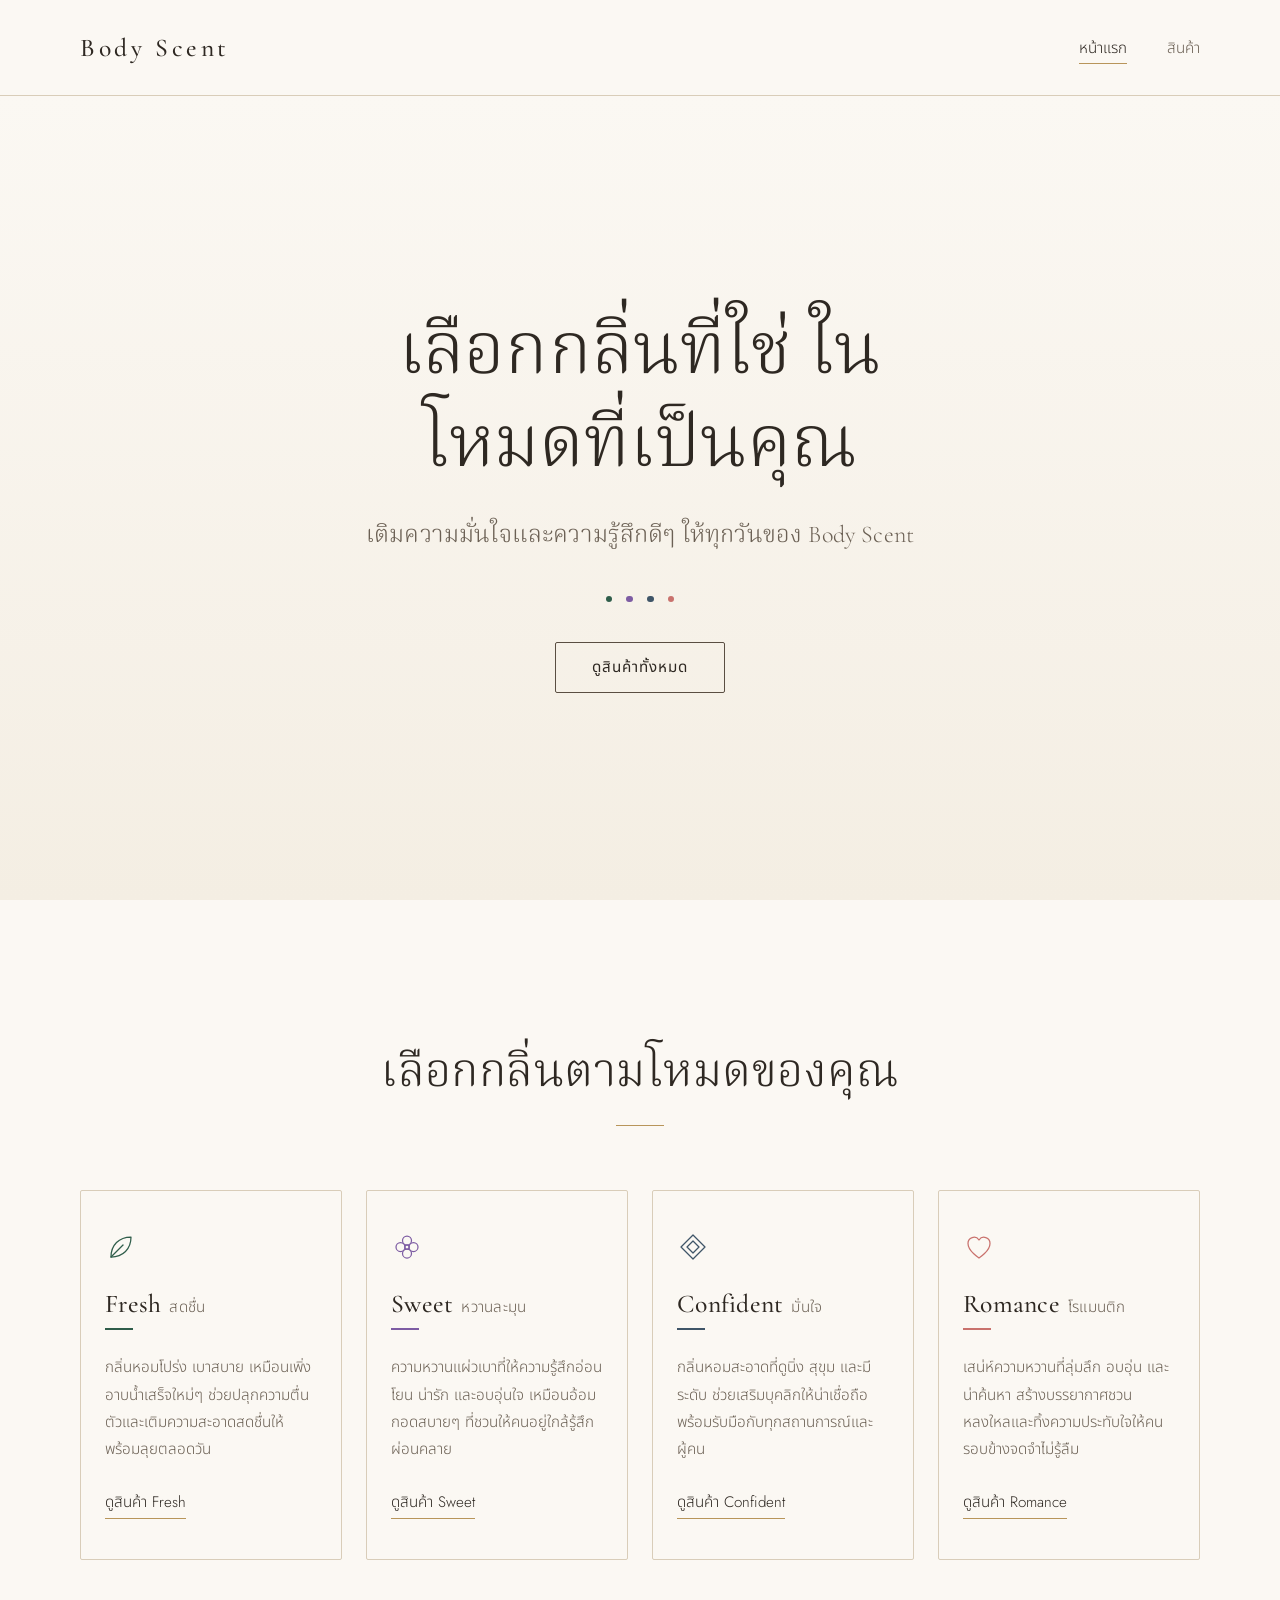
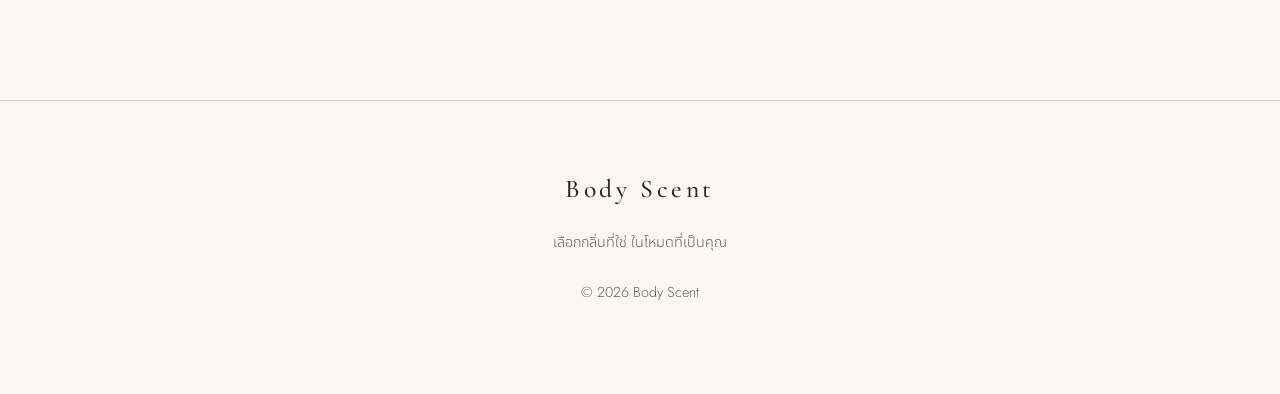
<file: index.html>
<!DOCTYPE html>
<html lang="th">
<head>
  <meta charset="UTF-8">
  <meta name="viewport" content="width=device-width, initial-scale=1">
  <title>Body Scent — เลือกกลิ่นที่ใช่ ในโหมดที่เป็นคุณ</title>
  <meta name="description" content="Body Scent น้ำหอมฉีดตัวและโรลออน เลือกกลิ่นตามโหมดที่เป็นคุณ: Fresh, Sweet, Confident และ Romance">
  <link rel="stylesheet" href="style.css">
  <style>
    /* สไตล์เฉพาะหน้าแรก (ใช้ตัวแปรจาก style.css) */
    .nav a[aria-current="page"] { color: var(--ink); border-bottom-color: var(--gold); }

    /* หน้าจอแรก: header + hero เต็มความสูงจอ */
    .first-screen {
      display: flex;
      flex-direction: column;
      min-height: 100vh;
      min-height: 100svh;
    }
    .first-screen .hero {
      flex: 1;
      display: flex;
      flex-direction: column;
      align-items: center;
      justify-content: center;
    }

    .hero h1 {
      max-width: 44rem;
      font-size: 1rem; /* ขนาดจริงกำหนดที่ span ด้านใน */
      text-wrap: balance;
    }
    .hero__main {
      display: block;
      font-size: clamp(2.4rem, 6vw, 4.5rem);
      line-height: 1.3;
    }
    .hero__sub {
      display: block;
      margin-top: var(--space-3);
      font-size: clamp(1.1rem, 2.2vw, 1.5rem);
      line-height: 1.7;
      color: var(--ink-soft);
    }

    /* จุดสี 4 mood เล็กๆ เหนือปุ่ม */
    .hero__moods {
      display: flex;
      justify-content: center;
      gap: 0.9rem;
      margin: var(--space-4) 0;
    }
    .hero__moods .mood-dot {
      width: 0.4rem;
      height: 0.4rem;
      margin: 0;
    }

    /* การ์ด mood */
    .mood-grid {
      display: grid;
      grid-template-columns: repeat(auto-fit, minmax(230px, 1fr));
      gap: var(--space-3);
    }
    .mood-card {
      display: flex;
      flex-direction: column;
      padding: var(--space-4) var(--space-3);
      color: var(--ink);
      text-decoration: none;
      background: transparent;
      border: 1px solid var(--line);
      border-radius: var(--radius);
      transition: border-color var(--ease);
    }
    .mood-card:hover { color: var(--ink); border-color: var(--line-strong); }

    .mood-card__icon {
      width: 2rem;
      height: 2rem;
      margin-bottom: var(--space-3);
      color: var(--mood);
      fill: none;
      stroke: currentColor;
      stroke-width: 1.25;
      stroke-linecap: round;
      stroke-linejoin: round;
    }
    .mood-card__title { margin: 0; font-size: 1.6rem; }
    .mood-card__th {
      margin-left: 0.5rem;
      font-family: var(--font-sans);
      font-size: 0.95rem;
      font-weight: 300;
      color: var(--ink-soft);
    }
    .mood-card p {
      margin: var(--space-3) 0;
      font-size: 0.95rem;
      line-height: 1.8;
      color: var(--ink-soft);
    }
    .mood-card__cta {
      align-self: flex-start;
      margin-top: auto;
      padding-bottom: 0.1rem;
      font-size: 0.95rem;
      border-bottom: 1px solid var(--gold);
    }
  </style>
</head>
<body>

  <div class="first-screen">
    <header class="site-header">
      <div class="container site-header__inner">
        <a class="brand" href="index.html">Body Scent</a>
        <nav aria-label="เมนูหลัก">
          <ul class="nav">
            <li><a href="index.html" aria-current="page">หน้าแรก</a></li>
            <li><a href="product.html">สินค้า</a></li>
          </ul>
        </nav>
      </div>
    </header>

    <section class="hero">
      <div class="container">
        <h1>
          <span class="hero__main">เลือกกลิ่นที่ใช่ ในโหมดที่เป็นคุณ</span>
          <span class="hero__sub">เติมความมั่นใจและความรู้สึกดีๆ ให้ทุกวันของ Body Scent</span>
        </h1>

        <div class="hero__moods" aria-hidden="true">
          <span class="mood-dot" data-mood="fresh"></span>
          <span class="mood-dot" data-mood="sweet"></span>
          <span class="mood-dot" data-mood="confident"></span>
          <span class="mood-dot" data-mood="romance"></span>
        </div>

        <a class="btn" href="product.html">ดูสินค้าทั้งหมด</a>
      </div>
    </section>
  </div>

  <main>
    <section class="section" id="moods">
      <div class="container">
        <div class="section__head">
          <h2>เลือกกลิ่นตามโหมดของคุณ</h2>
          <span class="rule"></span>
        </div>

        <div class="mood-grid">

          <a class="mood-card" data-mood="fresh" href="product.html?mood=fresh">
            <svg class="mood-card__icon" viewBox="0 0 32 32" aria-hidden="true" focusable="false">
              <path d="M6 26C6 14 14 6 26 6c0 12-8 20-20 20Z"/>
              <path d="M6 26 18 14"/>
            </svg>
            <h3 class="mood-card__title">Fresh<span class="mood-card__th">สดชื่น</span></h3>
            <span class="mood-rule"></span>
            <p>กลิ่นหอมโปร่ง เบาสบาย เหมือนเพิ่งอาบน้ำเสร็จใหม่ๆ ช่วยปลุกความตื่นตัวและเติมความสะอาดสดชื่นให้พร้อมลุยตลอดวัน</p>
            <span class="mood-card__cta">ดูสินค้า Fresh</span>
          </a>

          <a class="mood-card" data-mood="sweet" href="product.html?mood=sweet">
            <svg class="mood-card__icon" viewBox="0 0 32 32" aria-hidden="true" focusable="false">
              <circle cx="16" cy="9.5" r="4.5"/>
              <circle cx="16" cy="22.5" r="4.5"/>
              <circle cx="9.5" cy="16" r="4.5"/>
              <circle cx="22.5" cy="16" r="4.5"/>
              <circle cx="16" cy="16" r="2.2"/>
            </svg>
            <h3 class="mood-card__title">Sweet<span class="mood-card__th">หวานละมุน</span></h3>
            <span class="mood-rule"></span>
            <p>ความหวานแผ่วเบาที่ให้ความรู้สึกอ่อนโยน น่ารัก และอบอุ่นใจ เหมือนอ้อมกอดสบายๆ ที่ชวนให้คนอยู่ใกล้รู้สึกผ่อนคลาย</p>
            <span class="mood-card__cta">ดูสินค้า Sweet</span>
          </a>

          <a class="mood-card" data-mood="confident" href="product.html?mood=confident">
            <svg class="mood-card__icon" viewBox="0 0 32 32" aria-hidden="true" focusable="false">
              <path d="M16 4 28 16 16 28 4 16Z"/>
              <path d="M16 10 22 16 16 22 10 16Z"/>
            </svg>
            <h3 class="mood-card__title">Confident<span class="mood-card__th">มั่นใจ</span></h3>
            <span class="mood-rule"></span>
            <p>กลิ่นหอมสะอาดที่ดูนิ่ง สุขุม และมีระดับ ช่วยเสริมบุคลิกให้น่าเชื่อถือ พร้อมรับมือกับทุกสถานการณ์และผู้คน</p>
            <span class="mood-card__cta">ดูสินค้า Confident</span>
          </a>

          <a class="mood-card" data-mood="romance" href="product.html?mood=romance">
            <svg class="mood-card__icon" viewBox="0 0 32 32" aria-hidden="true" focusable="false">
              <path d="M16 27S5 20 5 12.5A6 6 0 0 1 16 9a6 6 0 0 1 11 3.5C27 20 16 27 16 27Z"/>
            </svg>
            <h3 class="mood-card__title">Romance<span class="mood-card__th">โรแมนติก</span></h3>
            <span class="mood-rule"></span>
            <p>เสน่ห์ความหวานที่ลุ่มลึก อบอุ่น และน่าค้นหา สร้างบรรยากาศชวนหลงใหลและทิ้งความประทับใจให้คนรอบข้างจดจำไม่รู้ลืม</p>
            <span class="mood-card__cta">ดูสินค้า Romance</span>
          </a>

        </div>
      </div>
    </section>
  </main>

  <footer class="site-footer">
    <div class="container">
      <a class="brand" href="index.html">Body Scent</a>
      <p>เลือกกลิ่นที่ใช่ ในโหมดที่เป็นคุณ</p>
      <p>&copy; 2026 Body Scent</p>
    </div>
  </footer>

  <script src="script.js"></script>
</body>
</html>
</file>
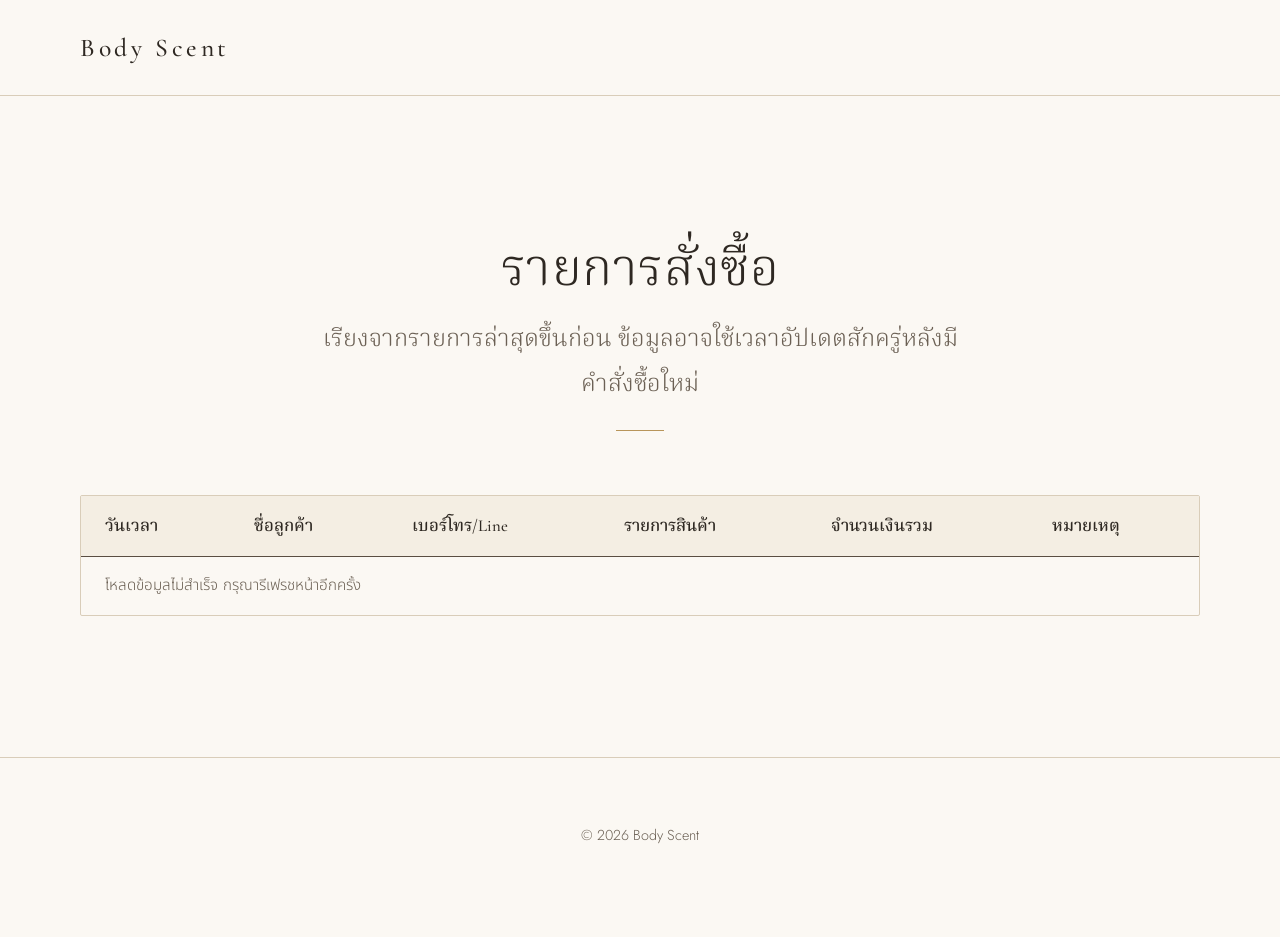
<file: admin.html>
<!DOCTYPE html>
<html lang="th">
<head>
  <meta charset="UTF-8">
  <meta name="viewport" content="width=device-width, initial-scale=1">
  <meta name="robots" content="noindex, nofollow">
  <title>รายการสั่งซื้อ — Body Scent</title>
  <link rel="stylesheet" href="style.css">
  <style>
    .page-title {
      font-size: clamp(2.2rem, 5vw, 3.2rem);
      line-height: 1.25;
    }

    /* ตารางคำสั่งซื้อ */
    .table-wrap {
      overflow-x: auto;
      border: 1px solid var(--line);
      border-radius: var(--radius);
    }
    .orders {
      width: 100%;
      min-width: 54rem;
      border-collapse: collapse;
      font-size: 0.95rem;
      line-height: 1.7;
    }
    .orders th,
    .orders td {
      padding: var(--space-2) var(--space-3);
      text-align: left;
      vertical-align: top;
      border-bottom: 1px solid var(--line);
    }
    .orders thead th {
      font-family: var(--font-serif);
      font-size: 1.05rem;
      font-weight: 500;
      white-space: nowrap;
      background: var(--cream);
      border-bottom-color: var(--line-strong);
    }
    .orders tbody tr:last-child td { border-bottom: 0; }
    .orders td:first-child { white-space: nowrap; color: var(--ink-soft); }
  </style>
</head>
<body>

  <header class="site-header">
    <div class="container site-header__inner">
      <a class="brand" href="index.html">Body Scent</a>
    </div>
  </header>

  <main class="section">
    <div class="container">
      <div class="section__head">
        <h1 class="page-title">รายการสั่งซื้อ</h1>
        <p class="lead">เรียงจากรายการล่าสุดขึ้นก่อน ข้อมูลอาจใช้เวลาอัปเดตสักครู่หลังมีคำสั่งซื้อใหม่</p>
        <span class="rule"></span>
      </div>

      <div class="table-wrap">
        <table id="ordersTable" class="orders">
          <thead>
            <tr>
              <th scope="col">วันเวลา</th>
              <th scope="col">ชื่อลูกค้า</th>
              <th scope="col">เบอร์โทร/Line</th>
              <th scope="col">รายการสินค้า</th>
              <th scope="col">จำนวนเงินรวม</th>
              <th scope="col">หมายเหตุ</th>
            </tr>
          </thead>
          <!-- script.js เติมข้อมูลลงใน tbody -->
          <tbody></tbody>
        </table>
      </div>
    </div>
  </main>

  <footer class="site-footer">
    <div class="container">
      <p>&copy; 2026 Body Scent</p>
    </div>
  </footer>

  <script src="script.js"></script>
</body>
</html>
</file>
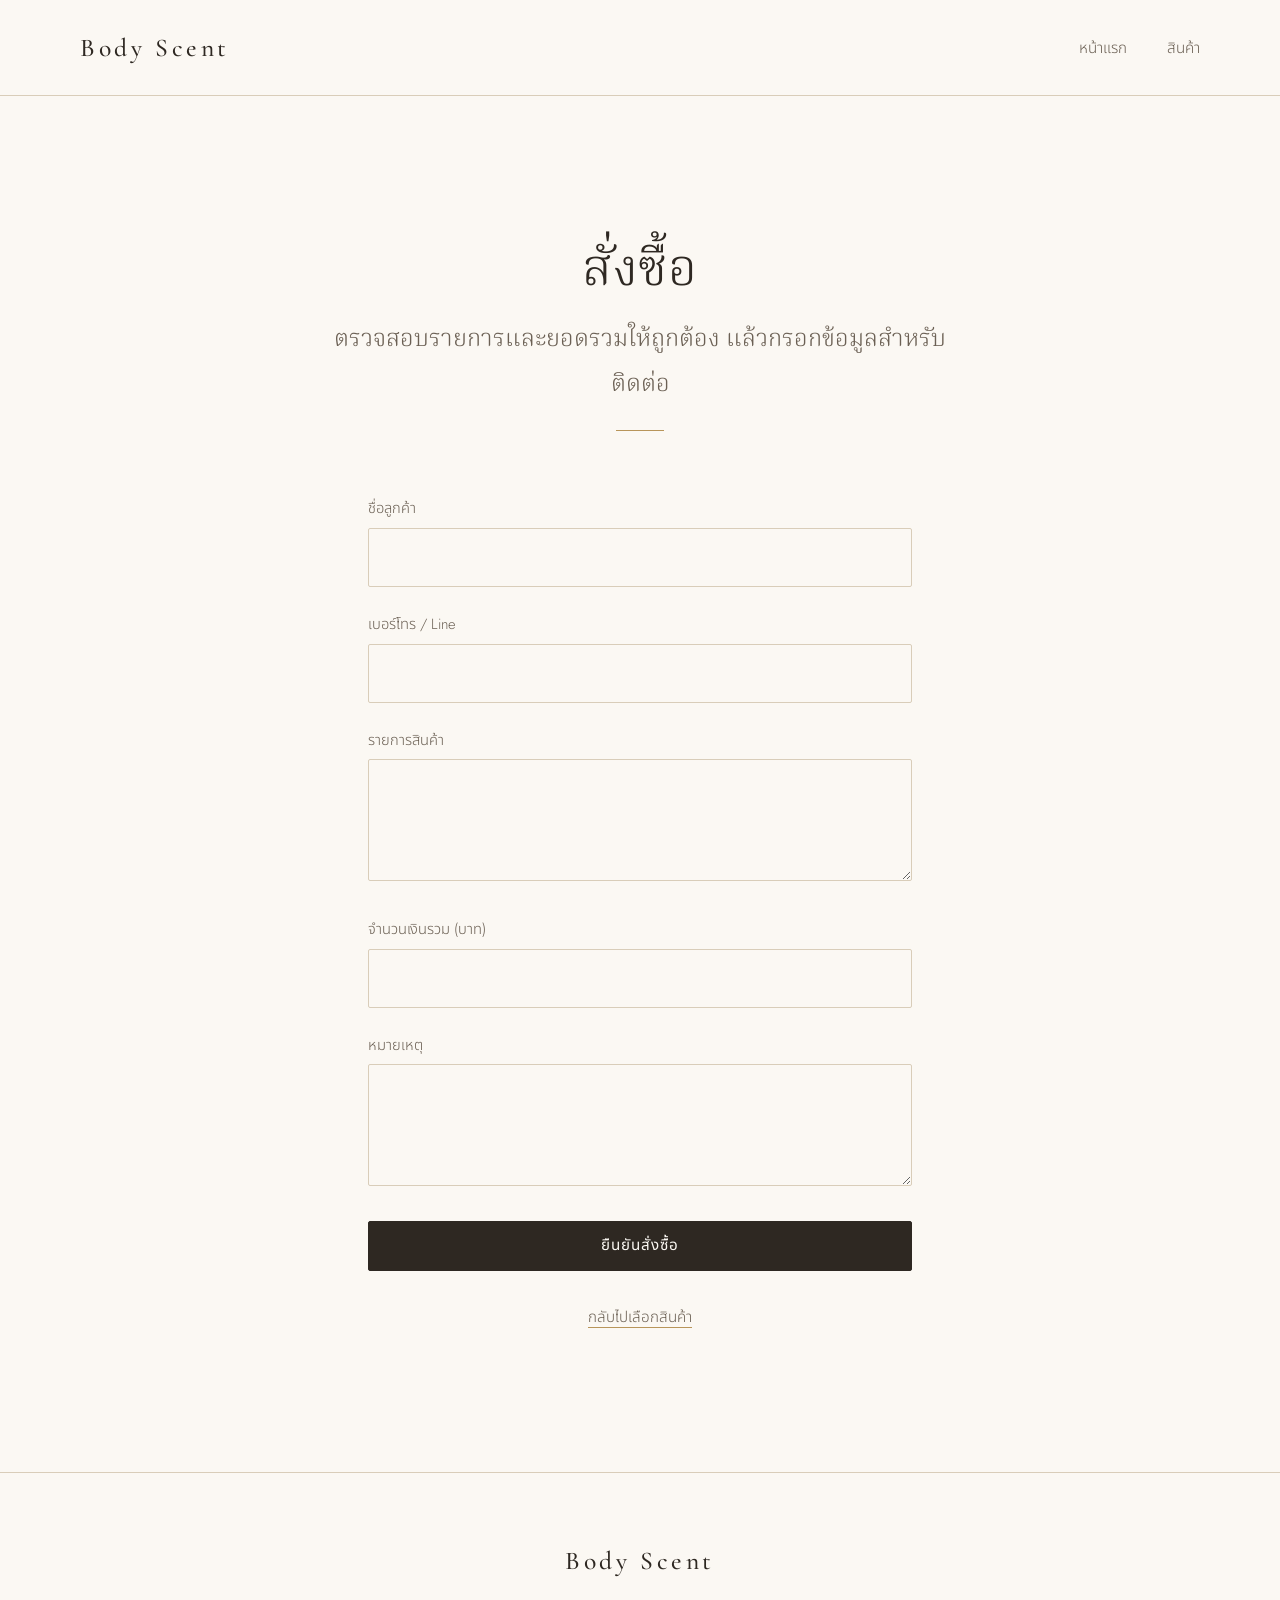
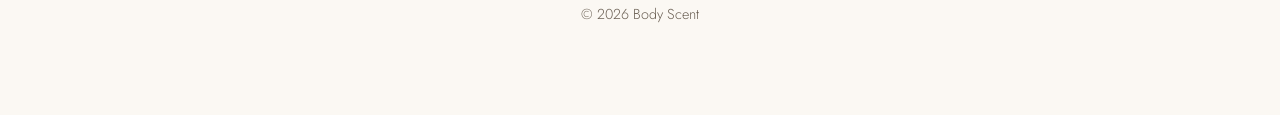
<file: order.html>
<!DOCTYPE html>
<html lang="th">
<head>
  <meta charset="UTF-8">
  <meta name="viewport" content="width=device-width, initial-scale=1">
  <title>สั่งซื้อ — Body Scent</title>
  <link rel="stylesheet" href="style.css">
  <style>
    .nav a[aria-current="page"] { color: var(--ink); border-bottom-color: var(--gold); }

    .page-title {
      font-size: clamp(2.2rem, 5vw, 3.2rem);
      line-height: 1.25;
    }

    .form__back {
      margin: var(--space-1) 0 0;
      text-align: center;
      font-size: 0.95rem;
    }
    .form__back a { color: var(--ink-soft); }
    .form__back a:hover { color: var(--bronze-text); }
  </style>
</head>
<body>

  <header class="site-header">
    <div class="container site-header__inner">
      <a class="brand" href="index.html">Body Scent</a>
      <nav aria-label="เมนูหลัก">
        <ul class="nav">
          <li><a href="index.html">หน้าแรก</a></li>
          <li><a href="product.html">สินค้า</a></li>
        </ul>
      </nav>
    </div>
  </header>

  <main class="section">
    <div class="container">
      <div class="section__head">
        <h1 class="page-title">สั่งซื้อ</h1>
        <p class="lead">ตรวจสอบรายการและยอดรวมให้ถูกต้อง แล้วกรอกข้อมูลสำหรับติดต่อ</p>
        <span class="rule"></span>
      </div>

      <!-- การส่งข้อมูลจัดการโดย script.js -->
      <form id="orderForm" class="form">
        <div class="field">
          <label for="customerName">ชื่อลูกค้า</label>
          <input type="text" id="customerName" name="customerName" autocomplete="name" required>
        </div>

        <div class="field">
          <label for="contact">เบอร์โทร / Line</label>
          <input type="text" id="contact" name="contact" autocomplete="off" required>
        </div>

        <div class="field">
          <label for="items">รายการสินค้า</label>
          <textarea id="items" name="items" rows="3" required></textarea>
        </div>

        <div class="field">
          <label for="total">จำนวนเงินรวม (บาท)</label>
          <input type="number" id="total" name="total" min="0" step="any" inputmode="decimal" required>
        </div>

        <div class="field">
          <label for="note">หมายเหตุ</label>
          <textarea id="note" name="note" rows="3"></textarea>
        </div>

        <button type="submit" class="btn btn--solid btn--block">ยืนยันสั่งซื้อ</button>
        <p class="form__back"><a href="product.html">กลับไปเลือกสินค้า</a></p>
      </form>
    </div>
  </main>

  <footer class="site-footer">
    <div class="container">
      <a class="brand" href="index.html">Body Scent</a>
      <p>&copy; 2026 Body Scent</p>
    </div>
  </footer>

  <script src="script.js"></script>
</body>
</html>
</file>
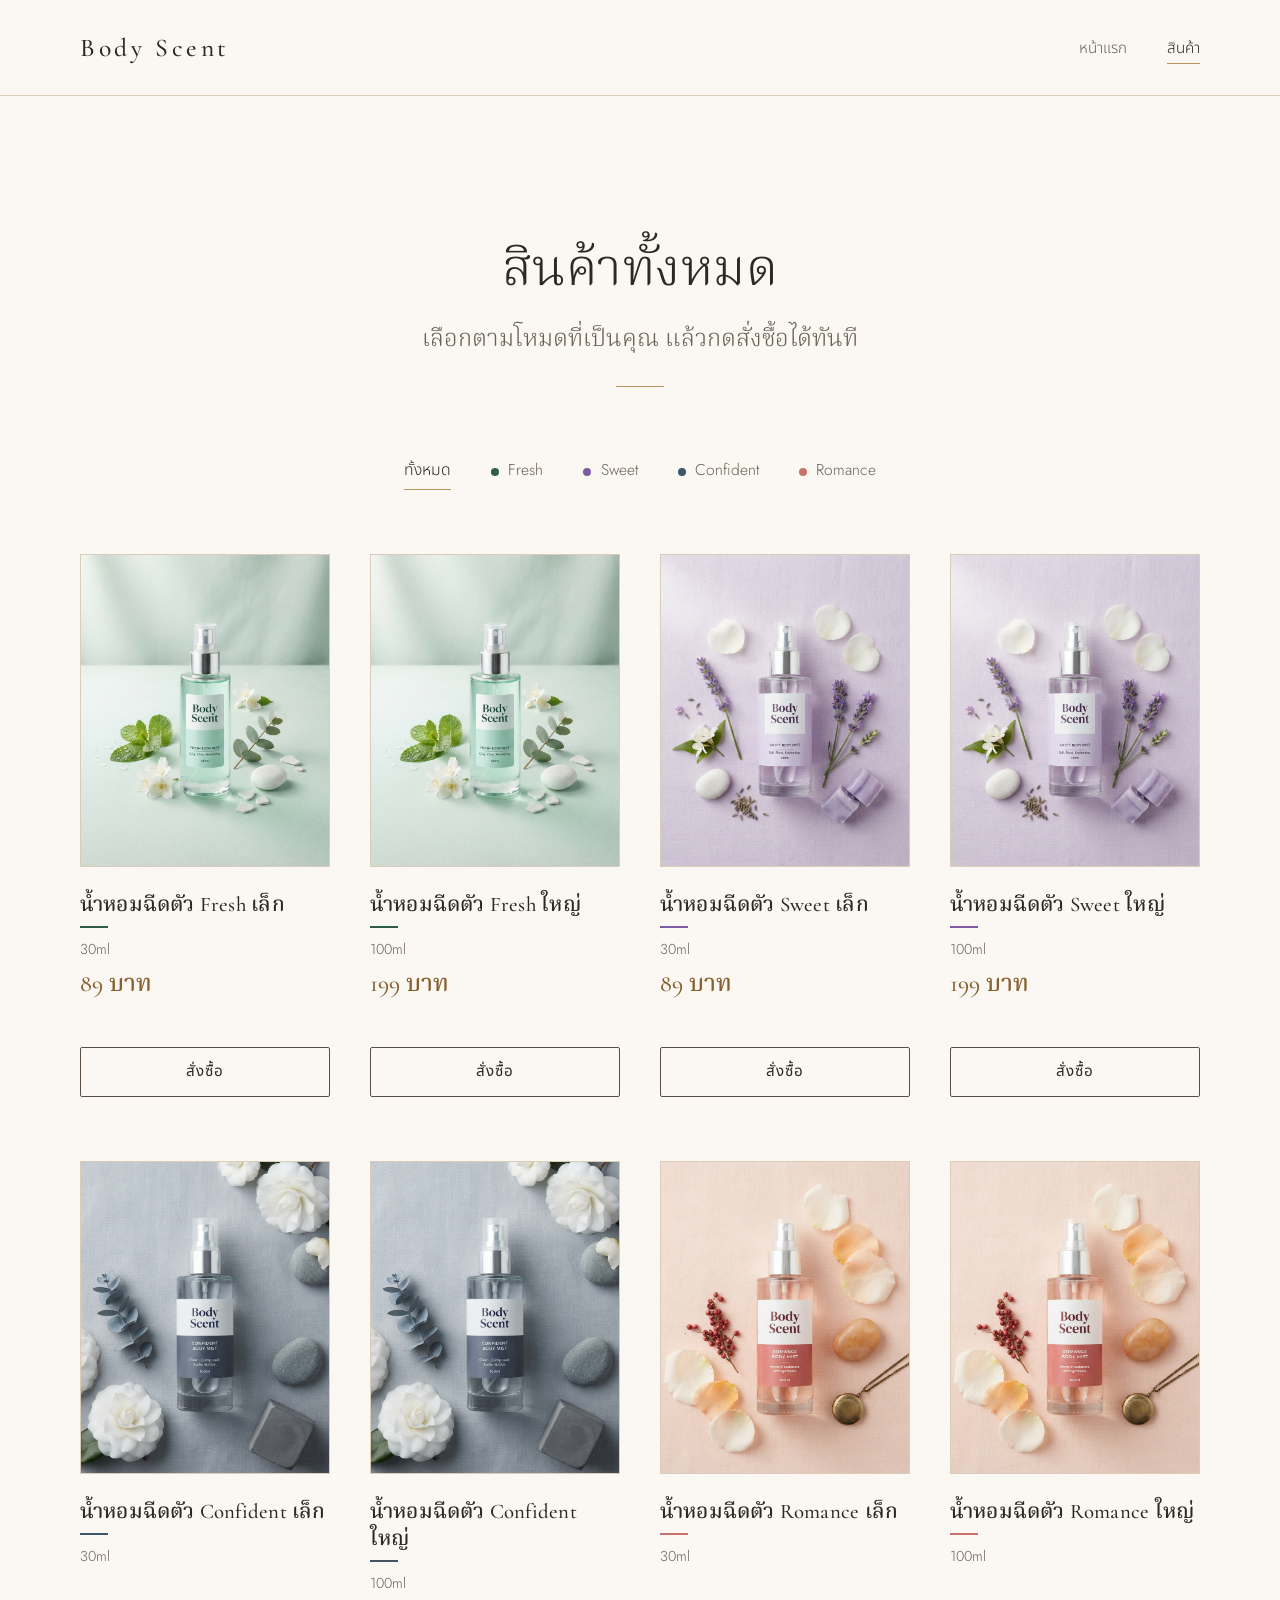
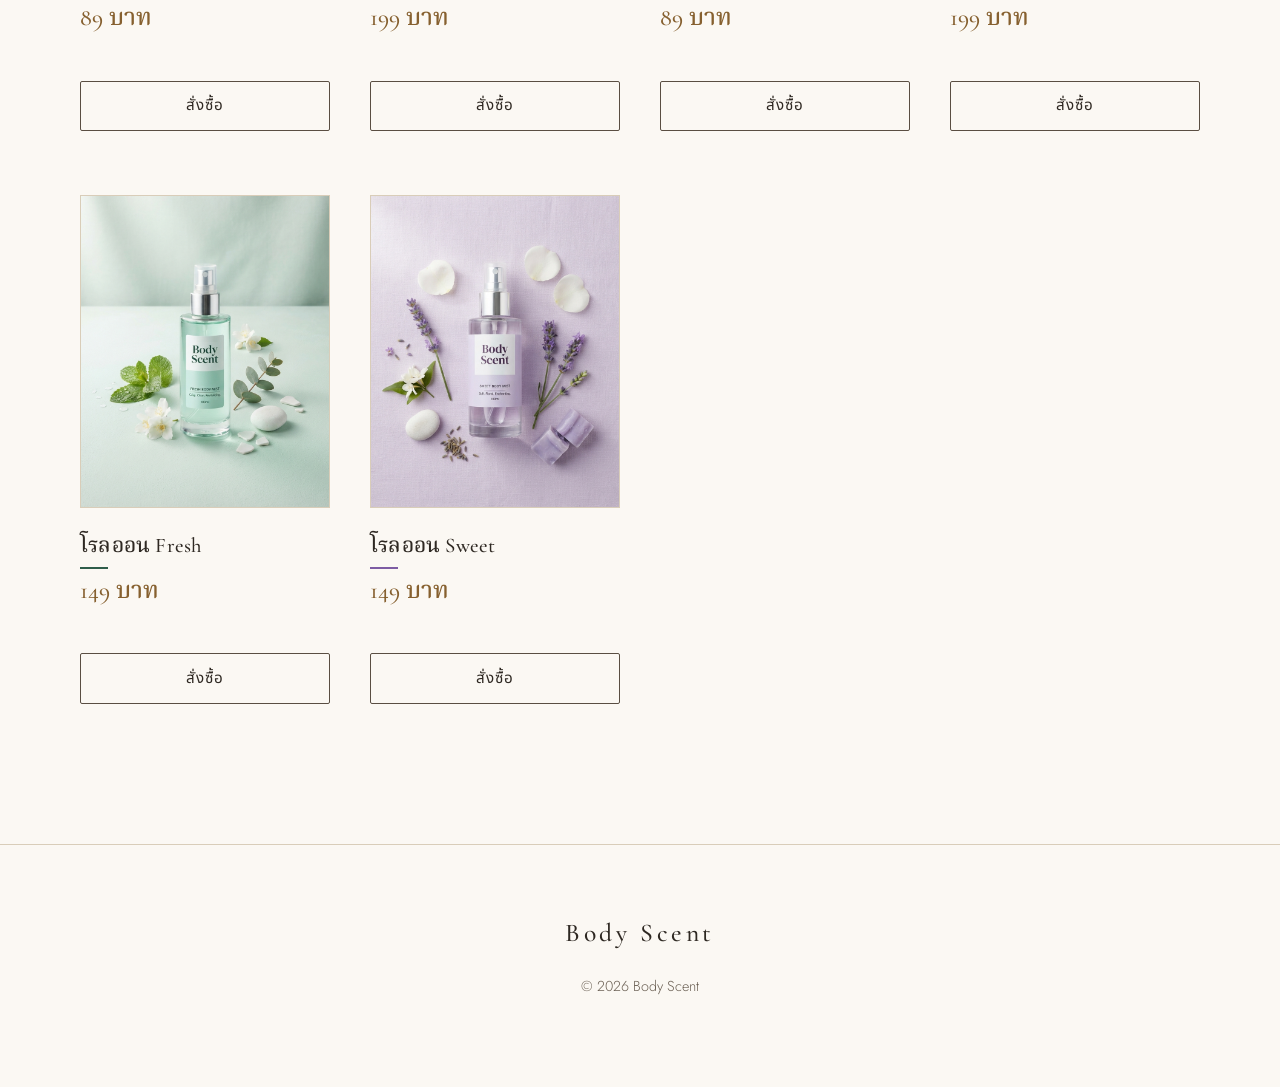
<file: product.html>
<!DOCTYPE html>
<html lang="th">
<head>
  <meta charset="UTF-8">
  <meta name="viewport" content="width=device-width, initial-scale=1">
  <title>สินค้าทั้งหมด — Body Scent</title>
  <meta name="description" content="น้ำหอมฉีดตัวและโรลออน Body Scent เลือกกรองตามโหมด Fresh, Sweet, Confident และ Romance">
  <link rel="stylesheet" href="style.css">
  <style>
    .nav a[aria-current="page"] { color: var(--ink); border-bottom-color: var(--gold); }

    /* หัวข้อหน้า: เล็กกว่า h1 ของหน้าแรก */
    .page-title {
      font-size: clamp(2.2rem, 5vw, 3.2rem);
      line-height: 1.25;
    }
  </style>
</head>
<body>

  <header class="site-header">
    <div class="container site-header__inner">
      <a class="brand" href="index.html">Body Scent</a>
      <nav aria-label="เมนูหลัก">
        <ul class="nav">
          <li><a href="index.html">หน้าแรก</a></li>
          <li><a href="product.html" aria-current="page">สินค้า</a></li>
        </ul>
      </nav>
    </div>
  </header>

  <main class="section">
    <div class="container">
      <div class="section__head">
        <h1 class="page-title">สินค้าทั้งหมด</h1>
        <p class="lead">เลือกตามโหมดที่เป็นคุณ แล้วกดสั่งซื้อได้ทันที</p>
        <span class="rule"></span>
      </div>

      <!-- script.js สร้างปุ่มกรองและการ์ดสินค้าในสองส่วนนี้ -->
      <div id="filter-bar" class="filter" role="group" aria-label="กรองตามโหมดกลิ่น"></div>
      <div id="product-list" class="grid" aria-live="polite"></div>
    </div>
  </main>

  <footer class="site-footer">
    <div class="container">
      <a class="brand" href="index.html">Body Scent</a>
      <p>&copy; 2026 Body Scent</p>
    </div>
  </footer>

  <script src="script.js"></script>
</body>
</html>
</file>
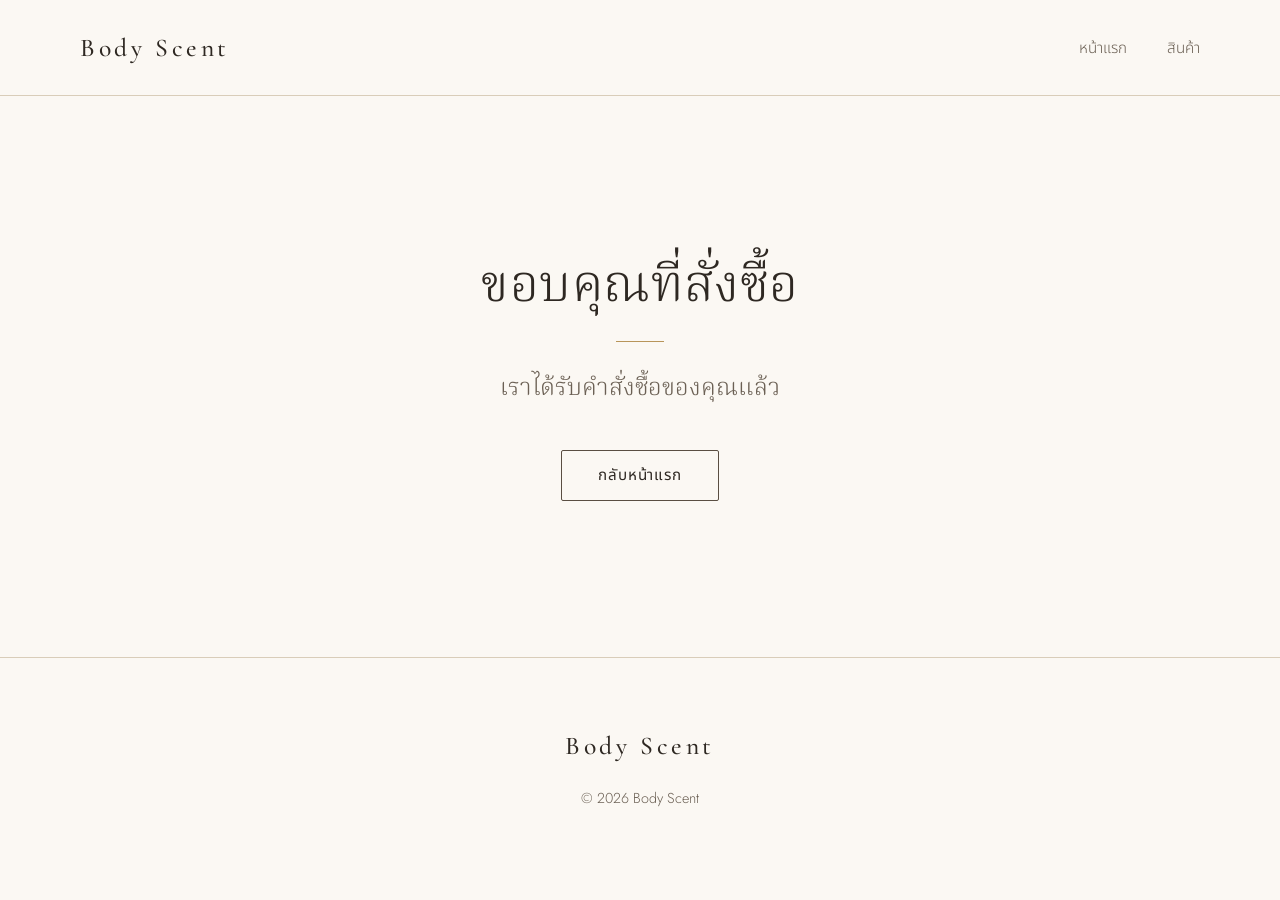
<file: thankyou.html>
<!DOCTYPE html>
<html lang="th">
<head>
  <meta charset="UTF-8">
  <meta name="viewport" content="width=device-width, initial-scale=1">
  <title>ขอบคุณ — Body Scent</title>
  <link rel="stylesheet" href="style.css">
  <style>
    body {
      display: flex;
      flex-direction: column;
      min-height: 100vh;
      min-height: 100svh;
    }
    .thanks {
      flex: 1;
      display: flex;
      align-items: center;
      justify-content: center;
      text-align: center;
    }
    .thanks h1 {
      font-size: clamp(2.2rem, 5vw, 3.2rem);
      line-height: 1.25;
    }
    .thanks p { margin-bottom: var(--space-4); }
  </style>
</head>
<body>

  <header class="site-header">
    <div class="container site-header__inner">
      <a class="brand" href="index.html">Body Scent</a>
      <nav aria-label="เมนูหลัก">
        <ul class="nav">
          <li><a href="index.html">หน้าแรก</a></li>
          <li><a href="product.html">สินค้า</a></li>
        </ul>
      </nav>
    </div>
  </header>

  <main class="section thanks">
    <div class="container text-center">
      <h1>ขอบคุณที่สั่งซื้อ</h1>
      <span class="rule"></span>
      <p class="lead" style="margin-top: var(--space-3);">เราได้รับคำสั่งซื้อของคุณแล้ว</p>
      <a class="btn" href="index.html">กลับหน้าแรก</a>
    </div>
  </main>

  <footer class="site-footer">
    <div class="container">
      <a class="brand" href="index.html">Body Scent</a>
      <p>&copy; 2026 Body Scent</p>
    </div>
  </footer>

</body>
</html>
</file>
<file: style.css>
/* ==========================================================
   Body Scent — Theme
   โทนพรีเมียม เรียบหรู มินิมอล (ขาว-ครีม-เบจเข้ม + ทอง/บรอนซ์อ่อน)
   ========================================================== */

@import url("https://fonts.googleapis.com/css2?family=Cormorant+Garamond:wght@400;500;600&family=Jost:wght@300;400;500&family=Noto+Sans+Thai:wght@300;400;500&family=Noto+Serif+Thai:wght@300;400;500&display=swap");

/* ---------- Design tokens ---------- */
:root {
  /* พื้นผิว */
  --ivory: #fbf8f3;
  --cream: #f4eee3;
  --sand: #e8dfce;
  --beige-deep: #b9a88d;

  /* ตัวอักษรและเส้น */
  --ink: #2e2822;
  --ink-soft: #6b6054;
  --line: #d9cdb9;
  --line-strong: #5a4e42; /* เส้นบางสีเข้มนุ่มตา สำหรับปุ่ม/กรอบ */

  /* สีเน้น: ทอง/บรอนซ์อ่อน */
  --gold: #b8955a;
  --bronze: #a07848;
  --bronze-text: #86602f; /* เข้มพอสำหรับข้อความบนพื้นสว่าง */

  /* สีประจำ mood (ใช้แตะเล็กน้อยเท่านั้น) */
  --mood-fresh: #2f5d4a;
  --mood-sweet: #7d5ca3;
  --mood-confident: #3f5568;
  --mood-romance: #c9726d;
  --mood: var(--gold);

  /* ฟอนต์ */
  --font-serif: "Cormorant Garamond", "Noto Serif Thai", Georgia, "Times New Roman", serif;
  --font-sans: "Jost", "Noto Sans Thai", "Helvetica Neue", Arial, sans-serif;

  /* ระยะห่าง */
  --space-1: 0.5rem;
  --space-2: 1rem;
  --space-3: 1.5rem;
  --space-4: 2.5rem;
  --space-5: 4rem;
  --space-6: 6rem;
  --section-y: clamp(4.5rem, 11vw, 9rem);

  --container: 1120px;
  --radius: 2px;
  --ease: 0.35s ease;
}

[data-mood="fresh"] { --mood: var(--mood-fresh); }
[data-mood="sweet"] { --mood: var(--mood-sweet); }
[data-mood="confident"] { --mood: var(--mood-confident); }
[data-mood="romance"] { --mood: var(--mood-romance); }

/* ---------- Base ---------- */
*,
*::before,
*::after { box-sizing: border-box; }

html {
  scroll-behavior: smooth;
  -webkit-text-size-adjust: 100%;
}

body {
  margin: 0;
  background: var(--ivory);
  color: var(--ink);
  font-family: var(--font-sans);
  font-weight: 300;
  font-size: 1.0625rem;
  line-height: 1.85; /* เผื่อสระและวรรณยุกต์ภาษาไทย */
  -webkit-font-smoothing: antialiased;
}

img { max-width: 100%; display: block; }

a {
  color: inherit;
  text-decoration-color: var(--gold);
  text-underline-offset: 0.3em;
  text-decoration-thickness: 1px;
}
a:hover { color: var(--bronze-text); }

:focus-visible {
  outline: 1px solid var(--line-strong);
  outline-offset: 4px;
}

::selection { background: var(--sand); }

/* ---------- Typography ---------- */
h1, h2, h3, h4 {
  margin: 0 0 var(--space-2);
  font-family: var(--font-serif);
  font-weight: 400;
  line-height: 1.3;
  letter-spacing: 0.01em;
}

h1 { font-size: clamp(2.5rem, 6.5vw, 4.75rem); line-height: 1.15; font-weight: 300; }
h2 { font-size: clamp(1.9rem, 4vw, 2.9rem); font-weight: 300; }
h3 { font-size: 1.4rem; font-weight: 500; }

p { margin: 0 0 var(--space-3); }

.lead {
  font-family: var(--font-serif);
  font-size: clamp(1.2rem, 2.2vw, 1.5rem);
  font-weight: 300;
  color: var(--ink-soft);
  max-width: 34em;
}

.muted { color: var(--ink-soft); }
.text-center { text-align: center; }
.text-center .lead { margin-inline: auto; }

/* ---------- Layout ---------- */
.container {
  width: min(100% - 3rem, var(--container));
  margin-inline: auto;
}

.section { padding-block: var(--section-y); }
.section--cream { background: var(--cream); }

.section__head {
  max-width: 40rem;
  margin: 0 auto var(--space-5);
  text-align: center;
}

/* เส้นทองบางๆ ใต้หัวข้อ */
.rule {
  display: block;
  width: 3rem;
  height: 1px;
  margin: var(--space-3) auto 0;
  background: var(--gold);
  border: 0;
}
.rule--left { margin-inline: 0; }

/* ---------- Mood accents (จุดเล็กๆ ไม่ทาสีพื้น) ---------- */
.mood-dot {
  display: inline-block;
  width: 0.5rem;
  height: 0.5rem;
  margin-right: 0.6em;
  border-radius: 50%;
  background: var(--mood);
  vertical-align: middle;
}

.mood-rule {
  display: block;
  width: 1.75rem;
  height: 2px;
  margin-top: var(--space-1);
  background: var(--mood);
}

/* ---------- Header ---------- */
.site-header {
  padding-block: var(--space-3);
  border-bottom: 1px solid var(--line);
  background: var(--ivory);
}

.site-header__inner {
  display: flex;
  align-items: center;
  justify-content: space-between;
  gap: var(--space-3);
}

.brand {
  font-family: var(--font-serif);
  font-size: 1.6rem;
  font-weight: 500;
  letter-spacing: 0.14em;
  text-decoration: none;
  color: var(--ink);
}

.nav {
  display: flex;
  gap: var(--space-4);
  margin: 0;
  padding: 0;
  list-style: none;
}

.nav a {
  text-decoration: none;
  font-size: 0.95rem;
  color: var(--ink-soft);
  padding-block: 0.25rem;
  border-bottom: 1px solid transparent;
  transition: color var(--ease), border-color var(--ease);
}
.nav a:hover { color: var(--ink); border-bottom-color: var(--gold); }

/* ---------- Buttons ---------- */
.btn {
  display: inline-block;
  padding: 0.85rem 2.25rem;
  font-family: var(--font-sans);
  font-size: 0.95rem;
  font-weight: 400;
  letter-spacing: 0.06em;
  line-height: 1.4;
  text-align: center;
  text-decoration: none;
  color: var(--ink);
  background: transparent;
  border: 1px solid var(--line-strong);
  border-radius: var(--radius);
  cursor: pointer;
  transition: background var(--ease), color var(--ease), border-color var(--ease);
}
.btn:hover {
  background: var(--ink);
  border-color: var(--ink);
  color: var(--ivory);
}

.btn--solid {
  background: var(--ink);
  border-color: var(--ink);
  color: var(--ivory);
}
.btn--solid:hover {
  background: transparent;
  color: var(--ink);
}

.btn--block { display: block; width: 100%; }

/* ---------- Hero ---------- */
.hero {
  padding-block: clamp(5rem, 14vw, 11rem);
  text-align: center;
  background: linear-gradient(to bottom, var(--ivory), var(--cream));
}
.hero h1 { max-width: 14em; margin-inline: auto; }
.hero .lead { margin: var(--space-3) auto var(--space-4); }

/* ---------- Mood filter ---------- */
.filter {
  display: flex;
  flex-wrap: wrap;
  justify-content: center;
  gap: var(--space-2) var(--space-4);
  margin: 0 0 var(--space-5);
  padding: 0;
  list-style: none;
}

.filter button {
  padding: 0.3rem 0;
  font: inherit;
  font-size: 0.98rem;
  color: var(--ink-soft);
  background: none;
  border: 0;
  border-bottom: 1px solid transparent;
  cursor: pointer;
  transition: color var(--ease), border-color var(--ease);
}
.filter button:hover { color: var(--ink); }
.filter button[aria-pressed="true"],
.filter button.is-active {
  color: var(--ink);
  border-bottom-color: var(--mood);
}

/* ---------- Product grid & card ---------- */
.grid {
  display: grid;
  grid-template-columns: repeat(auto-fill, minmax(240px, 1fr));
  gap: var(--space-5) var(--space-4);
}

.card {
  display: flex;
  flex-direction: column;
  background: transparent;
}

.card__media {
  aspect-ratio: 4 / 5;
  overflow: hidden;
  background: var(--cream);
  border: 1px solid var(--line);
}
.card__media img {
  width: 100%;
  height: 100%;
  object-fit: cover;
}

.card__body {
  display: flex;
  flex: 1;
  flex-direction: column;
  padding-top: var(--space-3);
}

.card__title {
  margin: 0;
  font-size: 1.3rem;
}

.card__meta {
  margin: var(--space-1) 0 0;
  font-size: 0.9rem;
  color: var(--ink-soft);
}

.card__desc {
  margin: var(--space-2) 0 var(--space-3);
  font-size: 0.95rem;
  line-height: 1.8;
  color: var(--ink-soft);
}

.card__price {
  margin-top: auto;
  padding-bottom: var(--space-2);
  font-family: var(--font-serif);
  font-size: 1.5rem;
  font-weight: 500;
  color: var(--bronze-text);
}

/* ---------- Forms (สำหรับฟอร์มสั่งซื้อ) ---------- */
.form {
  display: grid;
  gap: var(--space-3);
  max-width: 34rem;
  margin-inline: auto;
}

.field label {
  display: block;
  margin-bottom: 0.35rem;
  font-size: 0.92rem;
  color: var(--ink-soft);
}

.field input,
.field select,
.field textarea {
  width: 100%;
  padding: 0.8rem 1rem;
  font: inherit;
  color: var(--ink);
  background: var(--ivory);
  border: 1px solid var(--line);
  border-radius: var(--radius);
  transition: border-color var(--ease);
}
.field textarea { min-height: 7rem; resize: vertical; }
.field input:focus,
.field select:focus,
.field textarea:focus {
  outline: none;
  border-color: var(--line-strong);
}

.form__status {
  min-height: 1.5em;
  font-size: 0.95rem;
  text-align: center;
  color: var(--ink-soft);
}

/* ---------- Footer ---------- */
.site-footer {
  padding-block: var(--space-5);
  text-align: center;
  font-size: 0.9rem;
  color: var(--ink-soft);
  border-top: 1px solid var(--line);
}
.site-footer .brand { display: inline-block; margin-bottom: var(--space-2); }

/* ---------- Responsive ---------- */
@media (max-width: 720px) {
  body { font-size: 1rem; }
  .container { width: min(100% - 2.5rem, var(--container)); }

  .site-header__inner {
    flex-direction: column;
    gap: var(--space-2);
  }
  .nav { gap: var(--space-3); }

  .grid {
    grid-template-columns: repeat(2, minmax(0, 1fr));
    gap: var(--space-4) var(--space-2);
  }
  .card__title { font-size: 1.1rem; }
  .card__desc { display: none; }
  .card__price { font-size: 1.25rem; }

  .filter { gap: var(--space-1) var(--space-3); }
  .btn { padding: 0.8rem 1.75rem; }
}

@media (max-width: 420px) {
  .grid { grid-template-columns: 1fr; }
  .card__desc { display: block; }
}

@media (prefers-reduced-motion: reduce) {
  html { scroll-behavior: auto; }
  * { transition: none !important; }
}
</file>
